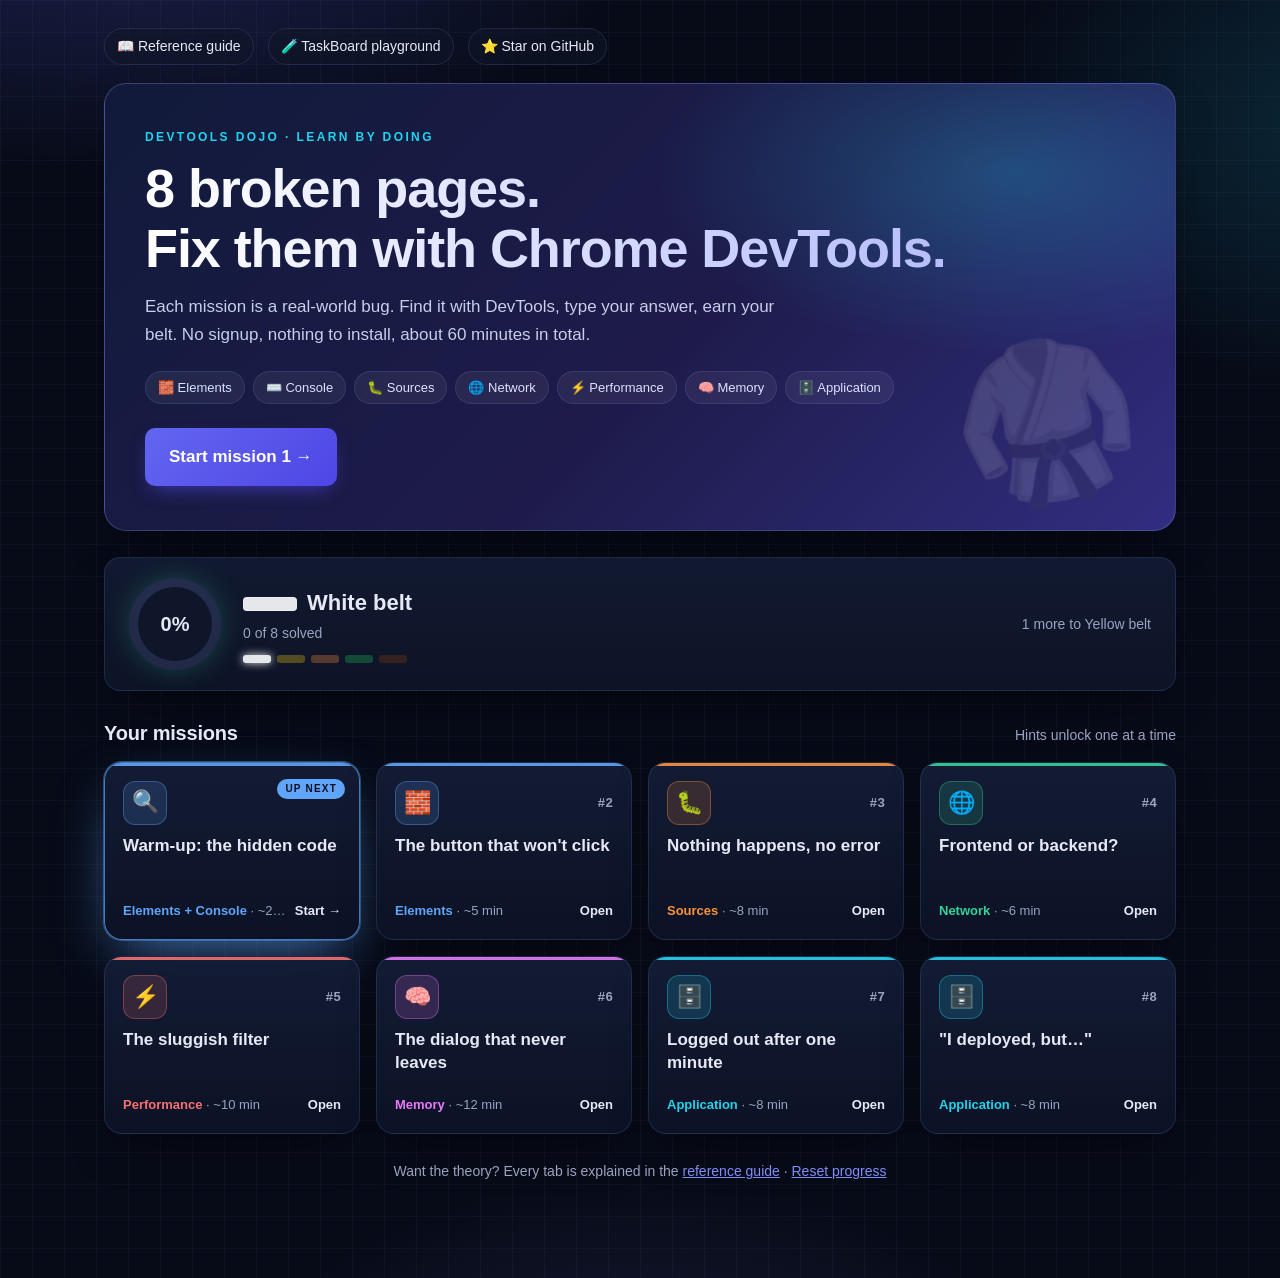
<file: labs/index.html>
<!DOCTYPE html>
<html lang="en">
<head>
  <meta charset="utf-8"><link rel="icon" href="data:,">
  <meta name="viewport" content="width=device-width, initial-scale=1">
  <title>DevTools Dojo · 8 broken pages. Fix them with Chrome DevTools.</title>
  <meta name="description" content="8 short bug-hunt missions that teach Chrome DevTools by doing. Free, in your browser, about 60 minutes.">
  <meta property="og:title" content="DevTools Dojo · 8 broken pages. Fix them with DevTools.">
  <meta property="og:description" content="Learn Chrome DevTools by fixing real bugs. Free, nothing to install, about 60 minutes.">
  <meta property="og:image" content="https://sachinG549.github.io/devtools-dojo/assets/og-card.png">
  <meta property="og:url" content="https://sachinG549.github.io/devtools-dojo/labs/">
  <meta name="twitter:card" content="summary_large_image">
  <link rel="stylesheet" href="lab.css">
  <style>
    .hero { position: relative; overflow: hidden; border-radius: 22px; padding: 44px 40px; margin: 6px 0 26px;
      background: radial-gradient(600px 300px at 85% 20%, rgba(34,211,238,.25), transparent 60%), linear-gradient(135deg, #111a3a, #1e1b4b 55%, #312e81);
      border: 1px solid var(--line-strong); box-shadow: var(--shadow); }
    .hero::after { content: "🥋"; position: absolute; right: 36px; bottom: -14px; font-size: 150px; opacity: .14; transform: rotate(-12deg); }
    .hero .kicker { font-size: 12px; letter-spacing: .2em; text-transform: uppercase; color: var(--accent-2); font-weight: 800; }
    .hero h1 { font-size: clamp(32px, 5vw, 54px); margin: 10px 0 14px; }
    .hero p { color: #c7cdea; max-width: 640px; font-size: 17px; margin: 0 0 22px; }
    .hero .chips { display: flex; gap: 8px; flex-wrap: wrap; margin: 0 0 24px; }
    .hero .chips span { font-size: 13px; padding: 5px 12px; border-radius: 999px; background: rgba(255,255,255,.06); border: 1px solid var(--line); color: #dbe1ff; }
    .hero .btn.big { font-size: 17px; padding: 15px 24px; }
    .belt { display: grid; grid-template-columns: auto 1fr auto; align-items: center; gap: 22px; padding: 20px 24px; margin-bottom: 26px; }
    .ring { --p: 0; width: 92px; height: 92px; border-radius: 50%; display: grid; place-items: center;
      background: conic-gradient(var(--ok) calc(var(--p) * 1%), rgba(148,163,255,.14) 0); box-shadow: 0 0 30px -6px rgba(52,211,153,.4); }
    .ring > div { width: 74px; height: 74px; border-radius: 50%; background: var(--panel); display: grid; place-items: center; font-weight: 800; font-size: 20px; }
    .belt-name { font-size: 22px; font-weight: 800; display: flex; align-items: center; gap: 10px; }
    .belt-swatch { width: 54px; height: 14px; border-radius: 4px; box-shadow: inset 0 0 0 1px rgba(255,255,255,.25); }
    .meta { color: var(--muted); font-size: 14px; }
    .belts { display: flex; gap: 6px; margin-top: 10px; }
    .belts i { width: 28px; height: 8px; border-radius: 3px; opacity: .3; }
    .belts i.on { opacity: 1; box-shadow: 0 0 8px currentColor; }
    .section-title { display: flex; justify-content: space-between; align-items: baseline; margin: 6px 0 12px; }
    .section-title h2 { margin: 0; font-size: 20px; }
    .mgrid { display: grid; grid-template-columns: repeat(auto-fill, minmax(250px, 1fr)); gap: 16px; }
    .mcard { --c: var(--accent); position: relative; display: flex; flex-direction: column; gap: 10px; min-height: 178px; padding: 18px; border-radius: 18px;
      text-decoration: none; color: var(--ink); background: linear-gradient(180deg, rgba(20,29,54,.95), rgba(13,19,38,.95));
      border: 1px solid var(--line); box-shadow: var(--shadow); transition: transform .15s, border-color .15s, box-shadow .15s; overflow: hidden; }
    .mcard::before { content: ""; position: absolute; inset: 0 0 auto 0; height: 3px; background: var(--c); opacity: .9; }
    .mcard:hover { transform: translateY(-4px); border-color: color-mix(in srgb, var(--c) 60%, transparent); box-shadow: 0 24px 50px -20px color-mix(in srgb, var(--c) 55%, transparent); }
    .mcard .top { display: flex; justify-content: space-between; align-items: center; }
    .mcard .icon { width: 44px; height: 44px; border-radius: 12px; display: grid; place-items: center; font-size: 22px;
      background: color-mix(in srgb, var(--c) 16%, transparent); border: 1px solid color-mix(in srgb, var(--c) 35%, transparent); }
    .mcard .n { font: 800 13px ui-monospace, Menlo, monospace; color: var(--muted); }
    .mcard b { font-size: 17px; line-height: 1.3; }
    .mcard .foot { margin-top: auto; display: flex; justify-content: space-between; align-items: center; font-size: 13px; color: var(--muted); }
    .mcard .tabname { color: var(--c); font-weight: 700; }
    .mcard .state { font-weight: 700; color: var(--ink); }
    .mcard.done .state { color: var(--ok); }
    .mcard.done .icon::after { content: "✓"; position: absolute; top: 14px; right: 14px; width: 24px; height: 24px; border-radius: 50%;
      display: grid; place-items: center; background: var(--ok); color: #052e16; font-size: 14px; font-weight: 900; }
    .mcard.next { border-color: color-mix(in srgb, var(--c) 70%, transparent); box-shadow: 0 0 0 1px color-mix(in srgb, var(--c) 40%, transparent), 0 24px 60px -18px color-mix(in srgb, var(--c) 70%, transparent); }
    .mcard.next::after { content: "UP NEXT"; position: absolute; top: 16px; right: 14px; font: 800 10px/1 -apple-system, sans-serif; letter-spacing: .12em;
      padding: 5px 8px; border-radius: 999px; background: var(--c); color: #0b1020; }
    .mcard.next .n, .mcard.done .n { visibility: hidden; }
    .mcard .foot > span:first-child { white-space: nowrap; overflow: hidden; text-overflow: ellipsis; margin-right: 8px; }
    .mcard .state { white-space: nowrap; }
    .share { margin: 30px 0 0; padding: 22px 24px; border-radius: 20px; background: radial-gradient(500px 200px at 0 0, rgba(129,140,248,.25), transparent 70%), var(--panel);
      border: 1px solid var(--line-strong); box-shadow: var(--shadow); }
    .share > b { font-size: 20px; }
    .share canvas { width: 100%; max-width: 640px; border-radius: 14px; display: block; margin: 14px 0; box-shadow: 0 20px 50px -20px #000; }
    .foot-note { margin-top: 26px; text-align: center; }
    @media (max-width: 640px) { .hero { padding: 30px 22px; } .belt { grid-template-columns: auto 1fr; } .belt .meta.r { display: none; } }
  </style>
</head>
<body><div class="wrap">
  <p class="crumbs"><a href="../">📖 Reference guide</a><a href="taskboard/">🧪 TaskBoard playground</a><a href="https://github.com/sachinG549/devtools-dojo">⭐ Star on GitHub</a></p>

  <div class="hero">
    <div class="kicker">DevTools Dojo · learn by doing</div>
    <h1>8 broken pages.<br>Fix them with Chrome DevTools.</h1>
    <p>Each mission is a real-world bug. Find it with DevTools, type your answer, earn your belt. No signup, nothing to install, about 60 minutes in total.</p>
    <div class="chips"><span>🧱 Elements</span><span>⌨️ Console</span><span>🐛 Sources</span><span>🌐 Network</span><span>⚡ Performance</span><span>🧠 Memory</span><span>🗄️ Application</span></div>
    <a class="primary btn big" id="cta" href="00-warm-up/">Start mission 1 →</a>
  </div>

  <div class="dojo-mobile">📱 The missions need DevTools, which runs only on a desktop browser. Send this link to your computer. Meanwhile, the <a href="../">reference guide</a> works fine on a phone.</div>

  <div class="card belt">
    <div class="ring" id="ring"><div id="pct">0%</div></div>
    <div>
      <div class="belt-name"><span class="belt-swatch" id="swatch"></span><span id="beltName">White belt</span></div>
      <div class="meta" id="count">0 of 8 solved</div>
      <div class="belts" id="belts"></div>
    </div>
    <div class="meta r" id="nextBelt"></div>
  </div>

  <div class="section-title"><h2>Your missions</h2><span class="meta">Hints unlock one at a time</span></div>
  <div class="mgrid" id="list"></div>

  <div class="share" id="share" hidden>
    <b>🥋 Share your progress</b>
    <p class="meta">Download your belt card and post it, or share the link. Progress is saved only in this browser.</p>
    <canvas id="card" width="1200" height="630"></canvas>
    <div class="dojo-row">
      <button class="primary" id="dl">⬇ Download card</button>
      <a class="btn ghost" id="li" target="_blank" rel="noopener">Share on LinkedIn</a>
      <button class="btn ghost" id="copy" type="button">Copy post text</button>
      <span class="dojo-msg" id="copied"></span>
    </div>
  </div>

  <p class="meta foot-note">Want the theory? Every tab is explained in the <a href="../">reference guide</a> · <a href="#" id="reset">Reset progress</a></p>
</div>

<script type="module">
  import { MISSIONS, BELTS, getProgress, solvedCount, beltFor, tabOf } from './mission.js';
  const p = getProgress(), n = solvedCount(p), belt = beltFor(n), total = MISSIONS.length;
  const $ = (id) => document.getElementById(id);

  $('swatch').style.background = belt.color;
  $('beltName').textContent = belt.name;
  $('count').textContent = `${n} of ${total} solved`;
  const pct = Math.round(n / total * 100);
  $('ring').style.setProperty('--p', pct); $('pct').textContent = pct + '%';
  $('belts').innerHTML = BELTS.map((b) => `<i title="${b.name}" style="background:${b.color};color:${b.color}" class="${n >= b.min ? 'on' : ''}"></i>`).join('');
  const up = BELTS.find((b) => b.min > n);
  $('nextBelt').textContent = up ? `${up.min - n} more to ${up.name}` : 'Highest belt reached 🎉';

  const next = MISSIONS.find((m) => !p[m.id]?.solved);
  if (n > 0 && next) $('cta').textContent = `Continue: mission ${MISSIONS.indexOf(next) + 1} →`, $('cta').href = next.slug + '/';
  if (!next) $('cta').textContent = '🥋 All solved. Share your belt ↓', $('cta').href = '#share';

  $('list').innerHTML = MISSIONS.map((m, i) => {
    const t = tabOf(m), done = p[m.id]?.solved, isNext = next && m.id === next.id;
    return `<a href="${m.slug}/" class="mcard ${done ? 'done' : ''} ${isNext ? 'next' : ''}" style="--c:${t.color}">
      <span class="top"><span class="icon">${t.icon}</span><span class="n">#${i + 1}</span></span>
      <b>${m.title}</b>
      <span class="foot"><span><span class="tabname">${m.tab}</span> · ~${m.mins} min</span>
        <span class="state">${done ? (p[m.id].hints ? 'Solved' : '⭐ Solved') : isNext ? 'Start →' : 'Open'}</span></span>
    </a>`;
  }).join('');

  const SITE = 'https://sachinG549.github.io/devtools-dojo/labs/';
  const text = n === total
    ? `I just earned my DevTools Dojo black belt 🥋: ${total} broken web pages fixed with Chrome DevTools (Elements, Console, Sources, Network, Performance, Memory, Application). Free and hands-on: ${SITE}`
    : `I've solved ${n} of ${total} DevTools Dojo missions (${belt.name}) 🥋. Learning Chrome DevTools by fixing real bugs. Free: ${SITE}`;

  if (n > 0) {
    $('share').hidden = false;
    const c = $('card'), g = c.getContext('2d');
    const grd = g.createLinearGradient(0, 0, 1200, 630); grd.addColorStop(0, '#0b1f3a'); grd.addColorStop(.6, '#312e81'); grd.addColorStop(1, '#4f46e5');
    g.fillStyle = grd; g.fillRect(0, 0, 1200, 630);
    g.fillStyle = '#a5b4fc'; g.font = '600 30px -apple-system, Segoe UI, sans-serif'; g.fillText('DEVTOOLS DOJO', 70, 100);
    g.fillStyle = '#fff'; g.font = '800 76px -apple-system, Segoe UI, sans-serif';
    g.fillText(n === total ? 'Black belt earned' : belt.name, 70, 210);
    g.font = '400 38px -apple-system, Segoe UI, sans-serif'; g.fillStyle = '#dbe4ff';
    g.fillText(`${n} of ${total} Chrome DevTools missions solved`, 70, 280);
    g.fillStyle = belt.color; g.fillRect(70, 320, 300, 34); g.strokeStyle = 'rgba(255,255,255,.4)'; g.strokeRect(70, 320, 300, 34);
    MISSIONS.forEach((m, i) => {
      const x = 70 + i * 132, y = 420;
      g.fillStyle = p[m.id]?.solved ? '#22c55e' : 'rgba(255,255,255,.15)';
      g.beginPath(); g.arc(x + 40, y + 40, 40, 0, Math.PI * 2); g.fill();
      g.fillStyle = '#fff'; g.font = '700 30px -apple-system, sans-serif'; g.textAlign = 'center';
      g.fillText(p[m.id]?.solved ? '✓' : String(i + 1), x + 40, y + 51); g.textAlign = 'left';
    });
    g.fillStyle = '#c7d2fe'; g.font = '400 26px -apple-system, sans-serif'; g.fillText('sachinG549.github.io/devtools-dojo', 70, 590);

    $('dl').onclick = () => { const a = document.createElement('a'); a.download = 'devtools-dojo-belt.png'; a.href = c.toDataURL('image/png'); a.click(); };
    $('li').href = 'https://www.linkedin.com/sharing/share-offsite/?url=' + encodeURIComponent(SITE);
    $('copy').onclick = async () => { await navigator.clipboard.writeText(text); $('copied').textContent = 'Copied. Paste it into your post with the card.'; };
  }
  $('reset').onclick = (e) => { e.preventDefault(); if (confirm('Reset all mission progress?')) { localStorage.removeItem('dojo:progress'); location.reload(); } };
</script>
</body>
</html>
</file>
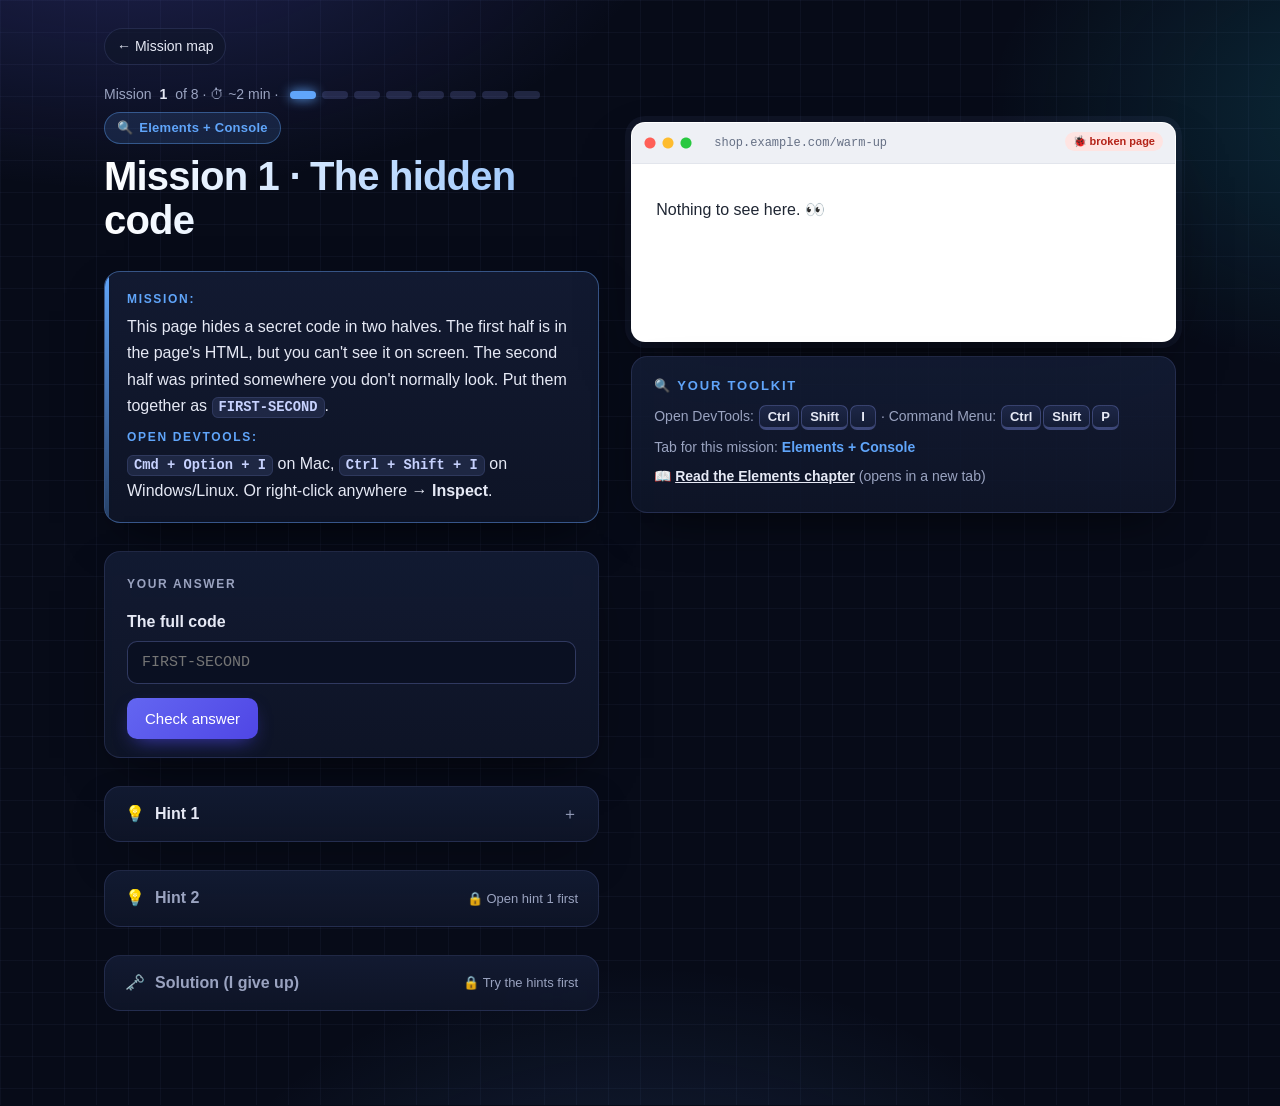
<file: labs/00-warm-up/index.html>
<!DOCTYPE html>
<html lang="en">
<head>
  <meta charset="utf-8"><link rel="icon" href="data:,"><meta name="viewport" content="width=device-width, initial-scale=1">
  <title>Mission 00 · Warm-up</title>
  <link rel="stylesheet" href="../lab.css">
</head>
<body><div class="wrap">
  <p class="crumbs"><a href="../">← Mission map</a></p>
  <span class="tag">Elements + Console</span>
  <h1>Mission 1 · The hidden code</h1>
  <div class="dojo-mobile">📱 These missions need DevTools, which runs only on a desktop browser. Open this link on your computer (Chrome or Edge).</div>

  <div class="mission">
    <b>Mission:</b> This page hides a secret code in two halves. The first half is in the page's HTML, but you can't see it on screen. The second half was printed somewhere you don't normally look. Put them together as <code>FIRST-SECOND</code>.
    <p style="margin:8px 0 0"><b>Open DevTools:</b> <code>Cmd + Option + I</code> on Mac, <code>Ctrl + Shift + I</code> on Windows/Linux. Or right-click anywhere → <b>Inspect</b>.</p>
  </div>

  <div class="stage">
    <p>Nothing to see here. 👀</p>
    <p class="secret" data-code="NINJA" style="display:none">The first half of the code is in my data-code attribute.</p>
  </div>

  <details><summary>Hint 1</summary>In the <b>Elements</b> tab, expand the tree and look for a hidden <code>&lt;p&gt;</code>. Check its attributes. You can also press <code>Cmd + F</code> inside Elements and search for <code>code</code>.</details>
  <details><summary>Hint 2</summary>The second half was printed with <code>console.log</code>. Open the <b>Console</b> tab.</details>
  <details><summary>Solution</summary>The hidden paragraph has <code>data-code="NINJA"</code>, and the Console shows <code>Second half: 7342</code>. The code is <code>NINJA-7342</code>.</details>
</div>
<script>
  console.log('%c🥋 Welcome to DevTools Dojo', 'font-size:18px;font-weight:bold;color:#4f46e5');
  console.log('Second half: 7342');
</script>
<script type="module">
  import { startMission } from '../mission.js';
  startMission({
    id: '00',
    learned: 'Elements shows HTML that is on the page but invisible, and the Console shows messages the page prints. You use these two tabs every day.',
    questions: [{ prompt: 'The full code', placeholder: 'FIRST-SECOND', hashes: ["e6c6a084aa41b7d05135721248b3ebe4a9872aa986e5eb553aa1b774efd92467"] }],
  });
</script>
</body>
</html>
</file>
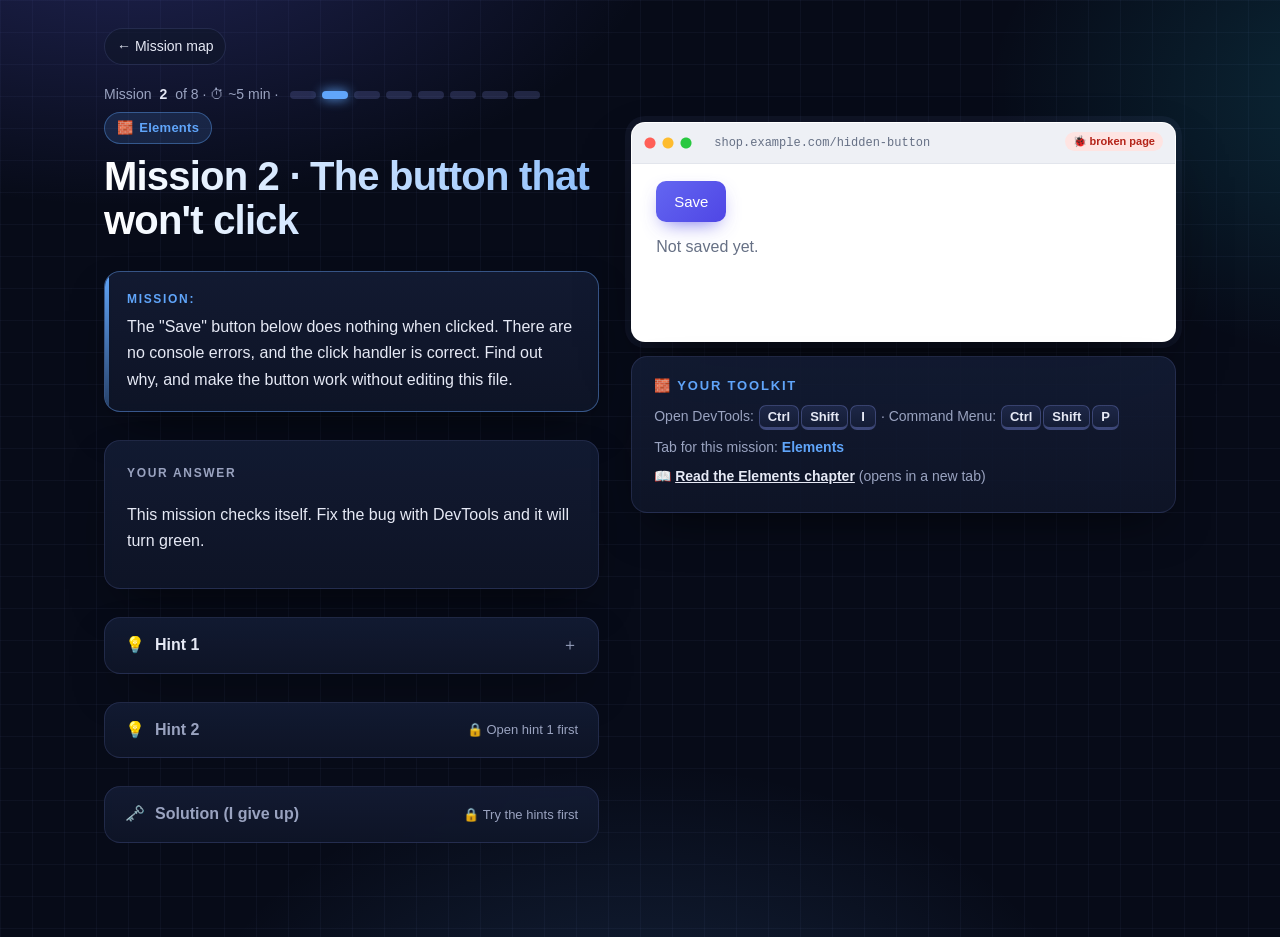
<file: labs/01-hidden-button/index.html>
<!DOCTYPE html>
<html lang="en">
<head>
  <meta charset="utf-8"><link rel="icon" href="data:,"><meta name="viewport" content="width=device-width, initial-scale=1">
  <title>Lab 01 · The button that won't click</title>
  <link rel="stylesheet" href="../lab.css">
  <style>
    .promo { position: absolute; inset: 0; background: rgba(255,255,255,0); z-index: 5; }
    .stage button { position: relative; z-index: 1; }
  </style>
</head>
<body><div class="wrap">
  <p class="crumbs"><a href="../">← Mission map</a></p>
  <span class="tag">Elements</span>
  <h1>Mission 2 · The button that won't click</h1>
  <div class="dojo-mobile">📱 These missions need DevTools, which runs only on a desktop browser. Open this link on your computer (Chrome or Edge).</div>

  <div class="mission">
    <b>Mission:</b> The "Save" button below does nothing when clicked. There are no console errors, and the click handler is correct. Find out why, and make the button work without editing this file.
  </div>

  <div class="stage">
    <button class="primary" id="save">Save</button>
    <p class="result" id="result">Not saved yet.</p>
    <div class="promo" aria-hidden="true"></div>
  </div>

  <details><summary>Hint 1</summary>Use the element picker (<code>Cmd + Shift + C</code>) and hover over the button. Which element gets highlighted?</details>
  <details><summary>Hint 2</summary>Check the picked element's <code>position</code>, <code>inset</code> and <code>z-index</code> in the Styles pane.</details>
  <details><summary>Solution</summary>
    <p>An invisible <code>div.promo</code> (fully transparent background, <code>position: absolute; inset: 0; z-index: 5</code>) covers the whole stage, so it receives every click.</p>
    <p>Fix it live in any of these ways: select <code>.promo</code> and press <code>Delete</code>; add <code>pointer-events: none</code> to it; or lower its <code>z-index</code> below the button's.</p>
    <p><b>Real-world version:</b> cookie banners, invisible modals that didn't close, and tooltips left behind after an animation.</p>
  </details>
</div>
<script>
  document.getElementById('save').addEventListener('click', () => {
    document.getElementById('result').textContent = '✅ Saved! You found it.';
  });
</script>
<script type="module">
  import { startMission } from '../mission.js';
  const m = startMission({ id: '01', learned: 'When a click does nothing, use the element picker: if it selects a different element than the one you clicked, something is covering it. Check <code>z-index</code> and <code>pointer-events</code>.' });
  document.getElementById('save').addEventListener('click', () => m.solve());
</script>
</body>
</html>
</file>
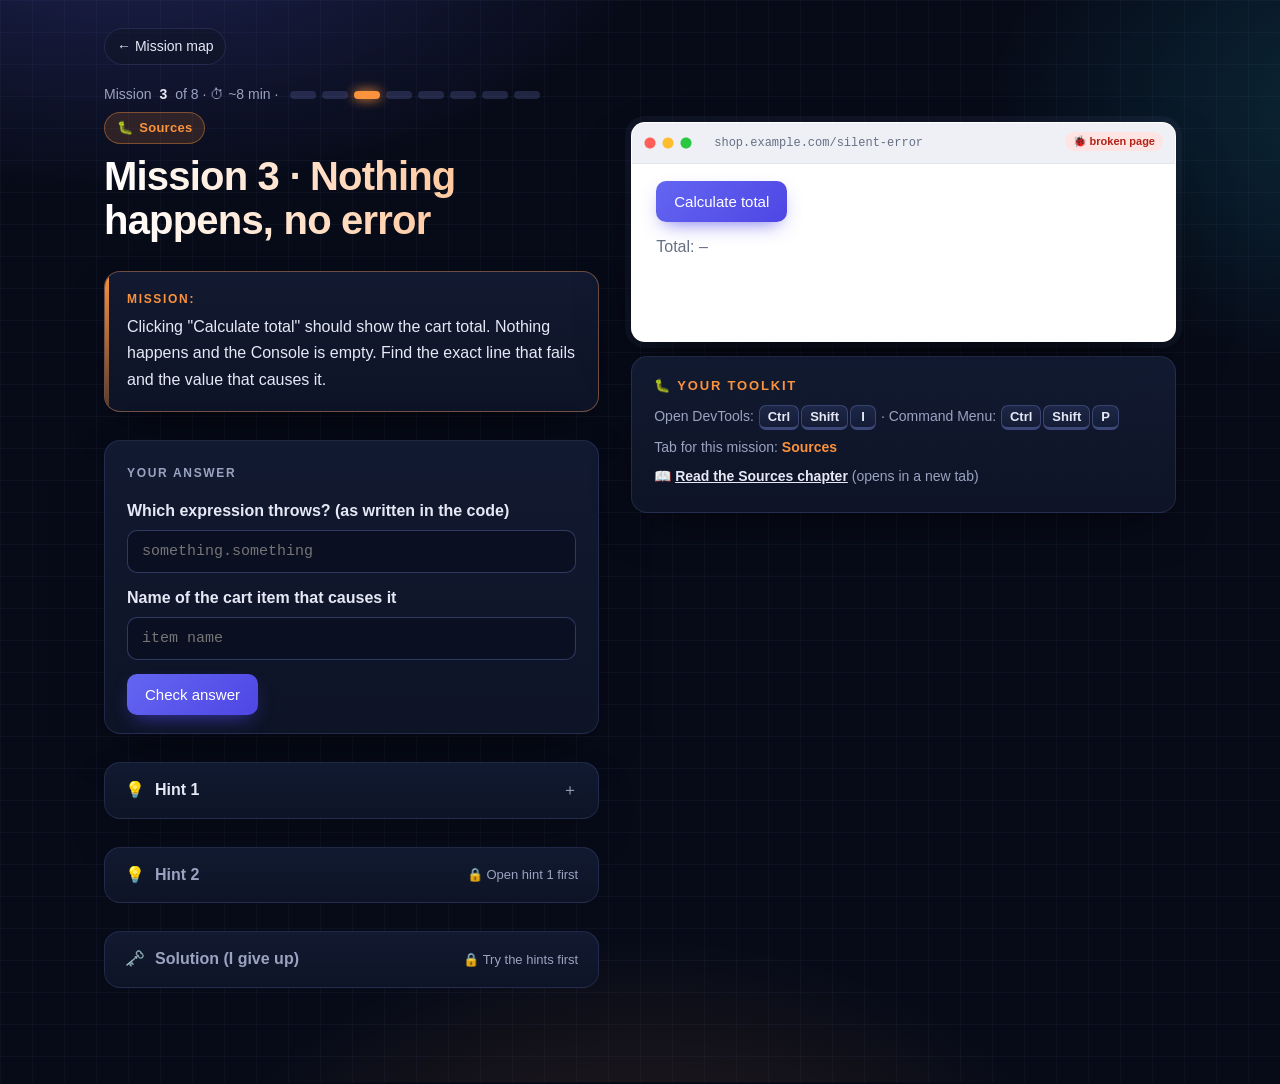
<file: labs/02-silent-error/index.html>
<!DOCTYPE html>
<html lang="en">
<head>
  <meta charset="utf-8"><link rel="icon" href="data:,"><meta name="viewport" content="width=device-width, initial-scale=1">
  <title>Lab 02 · Nothing happens, no error</title>
  <link rel="stylesheet" href="../lab.css">
</head>
<body><div class="wrap">
  <p class="crumbs"><a href="../">← Mission map</a></p>
  <span class="tag">Sources</span>
  <h1>Mission 3 · Nothing happens, no error</h1>
  <div class="dojo-mobile">📱 These missions need DevTools, which runs only on a desktop browser. Open this link on your computer (Chrome or Edge).</div>

  <div class="mission">
    <b>Mission:</b> Clicking "Calculate total" should show the cart total. Nothing happens and the Console is empty. Find the exact line that fails and the value that causes it.
  </div>

  <div class="stage">
    <button class="primary" id="calc">Calculate total</button>
    <p class="result" id="result">Total: –</p>
  </div>

  <details><summary>Hint 1</summary>An empty Console doesn't mean there was no error. Something might be catching it and staying quiet.</details>
  <details><summary>Hint 2</summary>Sources → right pane → Breakpoints → tick <b>Pause on caught exceptions</b>, then click the button again.</details>
  <details><summary>Solution</summary>
    <p>The debugger pauses inside <code>priceOf()</code> on <code>item.price.amount</code>. In the <b>Scope</b> pane, <code>item</code> is the third cart entry, <code>{ name: 'Gift card' }</code>, which has no <code>price</code> field. The resulting <code>TypeError</code> is caught by an empty <code>catch {}</code> block, so nothing gets logged.</p>
    <p><b>Lessons:</b> empty <code>catch</code> blocks hide bugs. "Pause on caught exceptions" finds them, and the Call Stack shows how execution got there.</p>
  </details>
</div>
<script>
  const cart = [
    { name: 'Keyboard', price: { amount: 49 } },
    { name: 'Mouse', price: { amount: 25 } },
    { name: 'Gift card' },
    { name: 'Cable', price: { amount: 9 } },
  ];

  function priceOf(item) {
    return item.price.amount;
  }

  function total(items) {
    return items.reduce((sum, item) => sum + priceOf(item), 0);
  }

  document.getElementById('calc').addEventListener('click', () => {
    try {
      document.getElementById('result').textContent = 'Total: $' + total(cart);
    } catch {
      // TODO: handle errors properly
    }
  });
</script>
<script type="module">
  import { startMission } from '../mission.js';
  startMission({ id: '02', learned: '"Pause on caught exceptions" stops on errors that code swallows. The Scope pane shows the exact value that broke it.',
    questions: [
      { prompt: 'Which expression throws? (as written in the code)', placeholder: 'something.something', hashes: ["0d1baefb75739adc05d82682b4478e8db7c1be19e476637a574b9825f83db299", "7431445befafe694f98b49c07b720fbc0269680c2743a9e8e6b6e93285ae81d1"] },
      { prompt: 'Name of the cart item that causes it', placeholder: 'item name', hashes: ["598aa5e2d9557cce8e7ceff45cae23c3e5a4490c9f5738b240665c701d089e5c"] } ] });
</script>
</body>
</html>
</file>
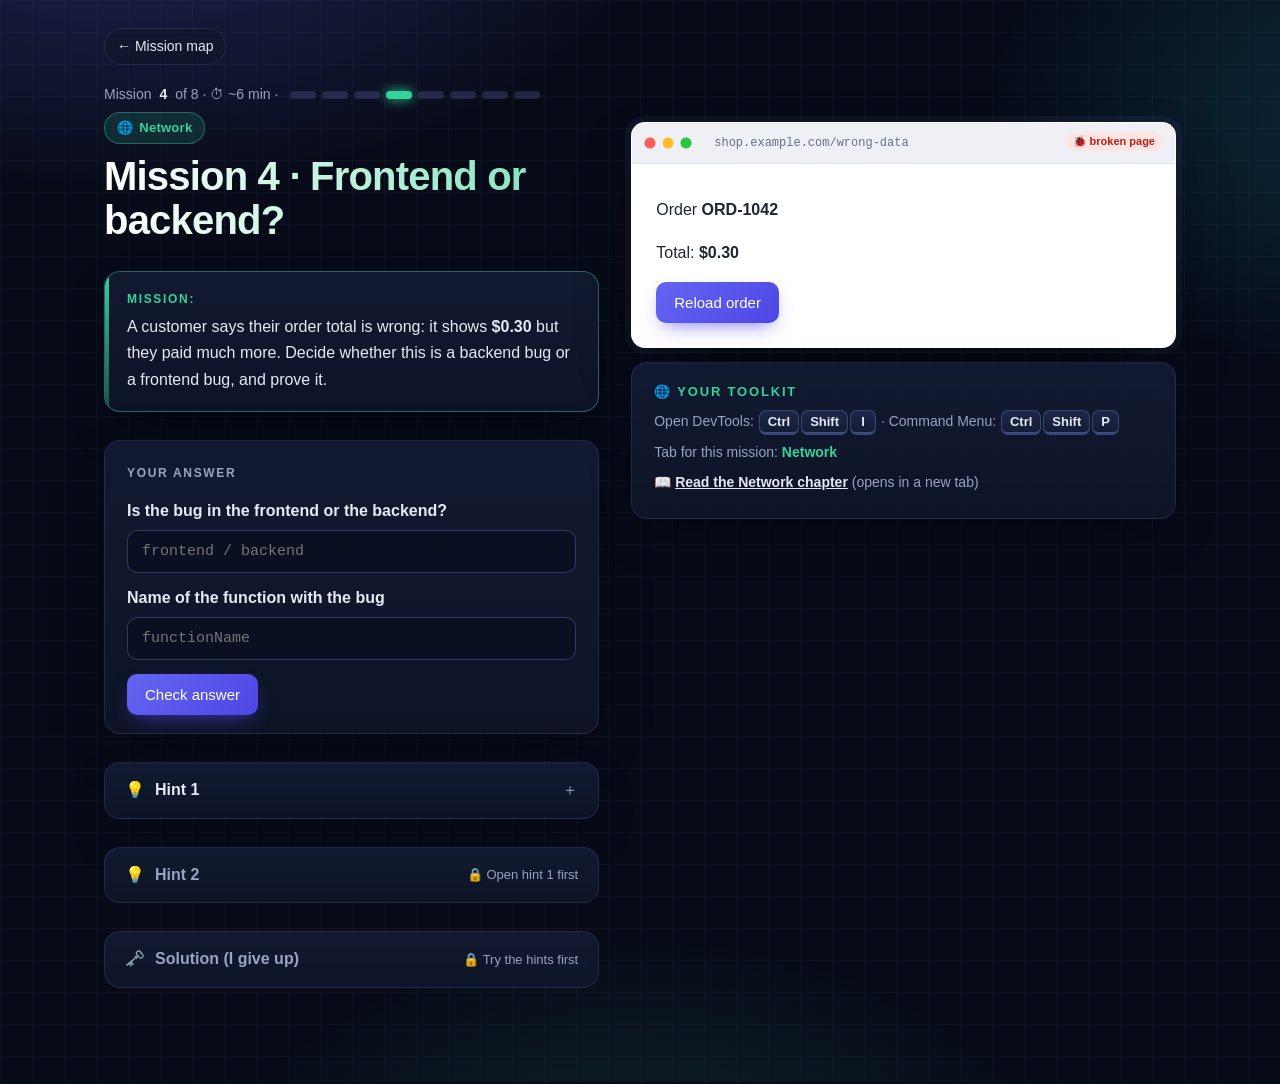
<file: labs/03-wrong-data/index.html>
<!DOCTYPE html>
<html lang="en">
<head>
  <meta charset="utf-8"><link rel="icon" href="data:,"><meta name="viewport" content="width=device-width, initial-scale=1">
  <title>Lab 03 · Frontend or backend?</title>
  <link rel="stylesheet" href="../lab.css">
</head>
<body><div class="wrap">
  <p class="crumbs"><a href="../">← Mission map</a></p>
  <span class="tag">Network</span>
  <h1>Mission 4 · Frontend or backend?</h1>
  <div class="dojo-mobile">📱 These missions need DevTools, which runs only on a desktop browser. Open this link on your computer (Chrome or Edge).</div>

  <div class="mission">
    <b>Mission:</b> A customer says their order total is wrong: it shows <b>$0.30</b> but they paid much more. Decide whether this is a backend bug or a frontend bug, and prove it.
  </div>

  <div class="stage">
    <p>Order <b id="order">…</b></p>
    <p>Total: <b id="total">…</b></p>
    <button class="primary" id="reload">Reload order</button>
  </div>

  <details><summary>Hint 1</summary>Open Network → Fetch/XHR and click Reload order. Find the <code>order.json</code> request.</details>
  <details><summary>Hint 2</summary>Compare the <b>Preview</b> tab with what the page shows. Then check the Initiator to find the code that renders it.</details>
  <details><summary>Solution</summary>
    <p>The response has <code>"total_cents": 3000</code> and <code>"currency": "USD"</code>. That's $30.00, so the <b>backend is correct</b>.</p>
    <p>The frontend divides by 10,000 instead of 100 (<code>formatMoney()</code>), so it shows $0.30. It's a <b>frontend bug</b>. Click the Initiator link to jump to the fetch, or search all sources (<code>Cmd + Option + F</code>) for <code>10000</code>.</p>
    <p>This is Playbook A from the guide: right data in the Response and wrong data on screen means a frontend bug.</p>
  </details>
</div>
<script>
  function formatMoney(cents) {
    return '$' + (cents / 10000).toFixed(2);
  }
  async function load() {
    const res = await fetch('order.json', { cache: 'no-store' });
    const order = await res.json();
    document.getElementById('order').textContent = order.id;
    document.getElementById('total').textContent = formatMoney(order.total_cents);
  }
  document.getElementById('reload').addEventListener('click', load);
  load();
</script>
<script type="module">
  import { startMission } from '../mission.js';
  startMission({ id: '03', learned: 'Check the Response in Network first. Correct data there with wrong data on screen means the bug is in the frontend.',
    questions: [
      { prompt: 'Is the bug in the frontend or the backend?', placeholder: 'frontend / backend', hashes: ["1cf387c012cd2d02f1923e589f86df4a4802427057dbc90f47b87f04d29d54bc", "46e8bf80dc1bb1ebb813333e660908956fca9080f88de7cde94cbacc156fe2ca", "948fe603f61dc036b5c596dc09fe3ce3f3d30dc90f024c85f3c82db2ccab679d", "d3ef7de562f9a4a34a9a0b05a112955fdecdd0102c3faae5eeb03a195091a5e4"] },
      { prompt: 'Name of the function with the bug', placeholder: 'functionName', hashes: ["7106b7f9bd38fce44772b373275c22e5037a94b1183e31201a31badf164eabbb"] } ] });
</script>
</body>
</html>
</file>
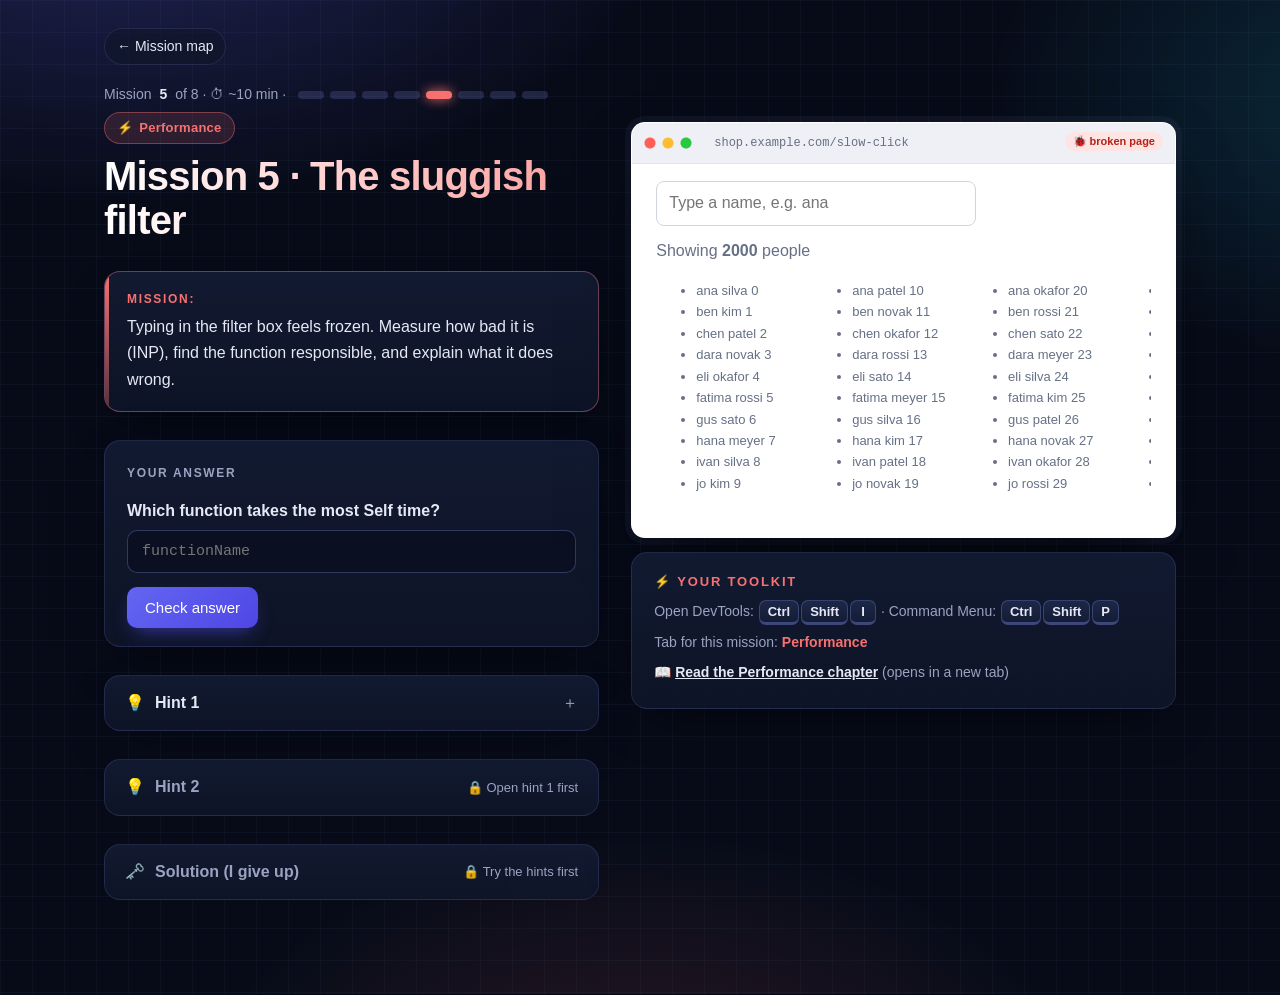
<file: labs/04-slow-click/index.html>
<!DOCTYPE html>
<html lang="en">
<head>
  <meta charset="utf-8"><link rel="icon" href="data:,"><meta name="viewport" content="width=device-width, initial-scale=1">
  <title>Lab 04 · The sluggish filter</title>
  <link rel="stylesheet" href="../lab.css">
  <style>#list { columns: 3; font-size: 13px; color: #667085; max-height: 220px; overflow: auto; }</style>
</head>
<body><div class="wrap">
  <p class="crumbs"><a href="../">← Mission map</a></p>
  <span class="tag">Performance</span>
  <h1>Mission 5 · The sluggish filter</h1>
  <div class="dojo-mobile">📱 These missions need DevTools, which runs only on a desktop browser. Open this link on your computer (Chrome or Edge).</div>

  <div class="mission">
    <b>Mission:</b> Typing in the filter box feels frozen. Measure how bad it is (INP), find the function responsible, and explain what it does wrong.
  </div>

  <div class="stage">
    <input id="q" placeholder="Type a name, e.g. ana" style="font:inherit;padding:8px 12px;width:100%;max-width:320px">
    <p class="result">Showing <b id="count">0</b> people</p>
    <ul id="list"></ul>
  </div>

  <details><summary>Hint 1</summary>Open Performance and type in the box. Watch the <b>INP</b> card under Live metrics. Set CPU throttling to 4× to make the problem clearer.</details>
  <details><summary>Hint 2</summary>Record a trace while typing a few letters. Find the long task (red triangle) and open <b>Bottom-Up</b>, sorted by Self time.</details>
  <details><summary>Solution</summary>
    <p>On every keystroke, <code>slowNormalize()</code> rebuilds a huge string for each of the 2,000 names. That turns each keystroke into a long task of hundreds of milliseconds, which pushes INP into the red.</p>
    <p><b>Fix:</b> normalise each name once when the list loads, debounce the input, and do only cheap work in the handler. Bottom-Up shows <code>slowNormalize</code> at the top by Self time, and its source link takes you to the line.</p>
  </details>
</div>
<script>
  const first = ['ana', 'ben', 'chen', 'dara', 'eli', 'fatima', 'gus', 'hana', 'ivan', 'jo'];
  const last = ['silva', 'kim', 'patel', 'novak', 'okafor', 'rossi', 'sato', 'meyer'];
  const people = Array.from({ length: 2000 }, (_, i) => `${first[i % 10]} ${last[i % 8]} ${i}`);

  function slowNormalize(s) {
    let out = '';
    for (let i = 0; i < 1500; i++) out = (s + out).slice(0, 200).toLowerCase();
    return out;
  }

  function render() {
    const q = document.getElementById('q').value.toLowerCase();
    const hits = people.filter((p) => slowNormalize(p).includes(q));
    document.getElementById('count').textContent = hits.length;
    document.getElementById('list').innerHTML = hits.slice(0, 60).map((p) => `<li>${p}</li>`).join('');
  }
  document.getElementById('q').addEventListener('input', render);
  render();
</script>
<script type="module">
  import { startMission } from '../mission.js';
  startMission({ id: '04', learned: 'Long tasks over 50 ms make typing and clicking feel slow (bad INP). Bottom-Up sorted by Self time shows which function to fix.',
    questions: [{ prompt: 'Which function takes the most Self time?', placeholder: 'functionName', hashes: ["484e6c63ba2bb16396b85517eff69515a1634e0adf9d0fa5aa5741aeb1168eba"] }] });
</script>
</body>
</html>
</file>
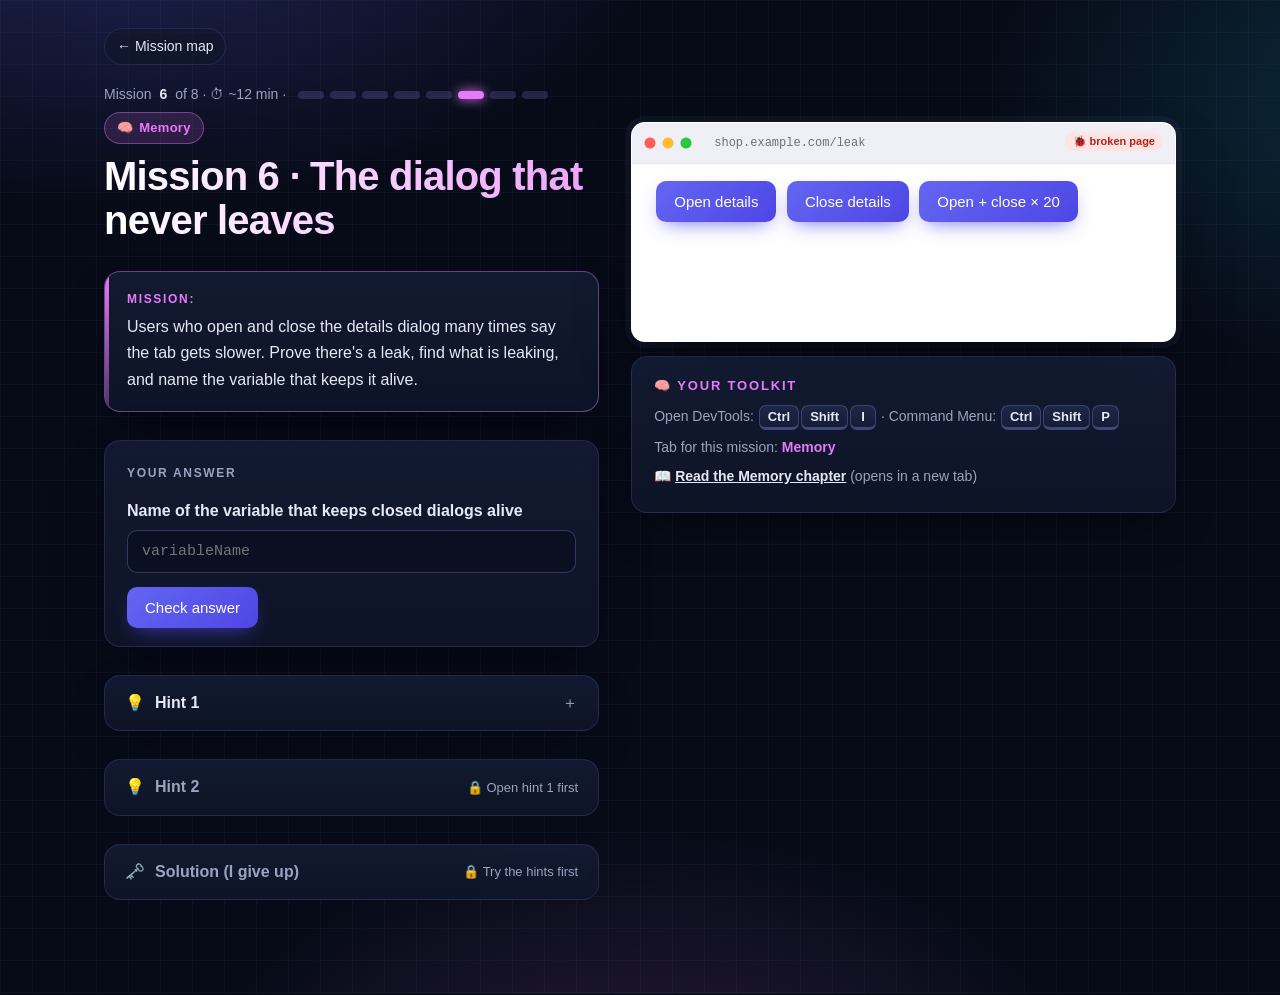
<file: labs/05-leak/index.html>
<!DOCTYPE html>
<html lang="en">
<head>
  <meta charset="utf-8"><link rel="icon" href="data:,"><meta name="viewport" content="width=device-width, initial-scale=1">
  <title>Lab 05 · The dialog that never leaves</title>
  <link rel="stylesheet" href="../lab.css">
  <style>.dialog { margin-top: 12px; padding: 12px; border: 1px solid #e4e7ec; border-radius: 8px; }</style>
</head>
<body><div class="wrap">
  <p class="crumbs"><a href="../">← Mission map</a></p>
  <span class="tag">Memory</span>
  <h1>Mission 6 · The dialog that never leaves</h1>
  <div class="dojo-mobile">📱 These missions need DevTools, which runs only on a desktop browser. Open this link on your computer (Chrome or Edge).</div>

  <div class="mission">
    <b>Mission:</b> Users who open and close the details dialog many times say the tab gets slower. Prove there's a leak, find what is leaking, and name the variable that keeps it alive.
  </div>

  <div class="stage">
    <button class="primary" id="open">Open details</button>
    <button class="primary" id="close">Close details</button>
    <button class="primary" id="many">Open + close × 20</button>
    <div id="slot"></div>
  </div>

  <details><summary>Hint 1</summary>More tools → <b>Performance monitor</b>. Watch "DOM Nodes" while you click "Open + close × 20" several times.</details>
  <details><summary>Hint 2</summary>Memory → Heap snapshot. Click the 🧹 button, take a snapshot, click × 20 three times, click 🧹, take another. Switch to <b>Comparison</b> view, or filter the summary by "Detached".</details>
  <details><summary>Solution</summary>
    <p>Each dialog builds 500 rows, and closing it removes the dialog from the page. The same dialog element is also pushed into <code>history</code>, which is never cleared, so every closed dialog stays in memory as a <b>detached DOM tree</b>.</p>
    <p>In the snapshot, filter by <code>Detached</code>, select a <code>Detached HTMLDivElement</code>, and read its <b>Retainers</b>: <code>history</code> → <code>Array</code> → element. To fix it, don't store DOM nodes; store only the data you need (e.g. an id).</p>
  </details>
</div>
<script>
  const history = []; // "for analytics"
  let current = null;

  function openDialog() {
    if (current) return;
    current = document.createElement('div');
    current.className = 'dialog';
    current.innerHTML = '<b>Order details</b>' + Array.from({ length: 500 }, (_, i) => `<div>Line item ${i}</div>`).join('');
    current.style.maxHeight = '120px';
    current.style.overflow = 'auto';
    document.getElementById('slot').appendChild(current);
    history.push(current);
  }
  function closeDialog() {
    if (!current) return;
    current.remove();
    current = null;
  }
  document.getElementById('open').onclick = openDialog;
  document.getElementById('close').onclick = closeDialog;
  document.getElementById('many').onclick = () => { for (let i = 0; i < 20; i++) { openDialog(); closeDialog(); } };
</script>
<script type="module">
  import { startMission } from '../mission.js';
  startMission({ id: '05', learned: 'A heap snapshot filtered by "Detached" finds DOM nodes removed from the page but still in memory. The Retainers pane names the variable holding them.',
    questions: [{ prompt: 'Name of the variable that keeps closed dialogs alive', placeholder: 'variableName', hashes: ["259aa8ef98a8b91de574cd904138ef643240c23080cf24da4793a6f10a43fa9d", "1dd439d60c8016ea2c294898f77d74ea68cf0008f68249aed2023fa28651b756", "9503d9c732959d6d4f42b011ee4c59e659e6d07b954036d347768d261c6a2672"] }] });
</script>
</body>
</html>
</file>
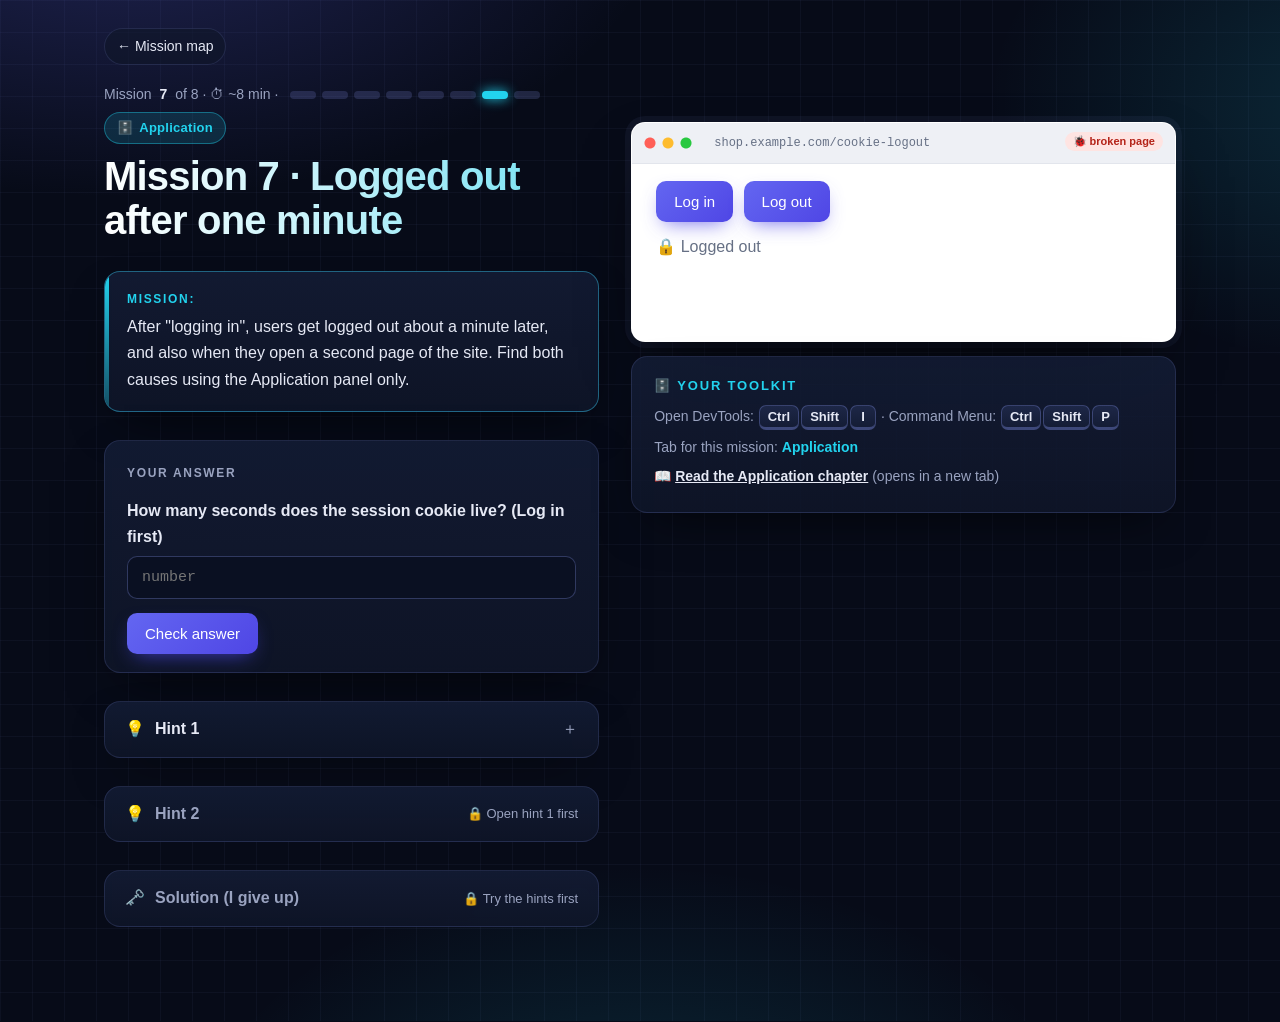
<file: labs/06-cookie-logout/index.html>
<!DOCTYPE html>
<html lang="en">
<head>
  <meta charset="utf-8"><link rel="icon" href="data:,"><meta name="viewport" content="width=device-width, initial-scale=1">
  <title>Lab 06 · Logged out after one minute</title>
  <link rel="stylesheet" href="../lab.css">
</head>
<body><div class="wrap">
  <p class="crumbs"><a href="../">← Mission map</a></p>
  <span class="tag">Application</span>
  <h1>Mission 7 · Logged out after one minute</h1>
  <div class="dojo-mobile">📱 These missions need DevTools, which runs only on a desktop browser. Open this link on your computer (Chrome or Edge).</div>

  <div class="mission">
    <b>Mission:</b> After "logging in", users get logged out about a minute later, and also when they open a second page of the site. Find both causes using the Application panel only.
  </div>

  <div class="stage">
    <button class="primary" id="login">Log in</button>
    <button class="primary" id="logout">Log out</button>
    <p class="result" id="state"></p>
  </div>

  <details><summary>Hint 1</summary>Application → Storage → Cookies → this origin. Look at the <b>Expires / Max-Age</b> and <b>Path</b> columns for <code>lab_session</code>.</details>
  <details><summary>Hint 2</summary>Also look at Session storage and Local storage. Which one does the app check, and which one survives a new tab?</details>
  <details><summary>Solution</summary>
    <p><b>Cause 1:</b> the cookie is set with <code>max-age=60</code>, so it expires after 60 seconds. The Expires column shows a time one minute in the future.</p>
    <p><b>Cause 2:</b> the cookie's <code>Path</code> is limited to this lab's folder (<code>/…/06-cookie-logout/</code>), so other pages of the site never receive it. The app also stores its user profile in <b>Session storage</b>, which is per tab, so a new tab starts empty.</p>
    <p>Practise: edit the cookie's Expires value by double-clicking it, delete the cookie to simulate an expired session, and run <code>document.cookie</code> in the Console to see what JavaScript can read.</p>
  </details>
</div>
<script>
  const here = location.pathname.replace(/[^/]*$/, '');
  function show() {
    const loggedIn = document.cookie.split('; ').some((c) => c.startsWith('lab_session='));
    const user = sessionStorage.getItem('lab_user');
    document.getElementById('state').textContent = loggedIn
      ? `✅ Logged in as ${user || 'unknown (profile missing!)'}`
      : '🔒 Logged out';
  }
  document.getElementById('login').onclick = () => {
    document.cookie = `lab_session=s_${Math.random().toString(36).slice(2)}; max-age=60; path=${here}; SameSite=Lax`;
    sessionStorage.setItem('lab_user', 'jane@example.com');
    localStorage.setItem('lab_last_login', new Date().toISOString());
    show();
  };
  document.getElementById('logout').onclick = () => {
    document.cookie = `lab_session=; max-age=0; path=${here}`;
    sessionStorage.removeItem('lab_user');
    show();
  };
  show();
  setInterval(show, 2000);
</script>
<script type="module">
  import { startMission } from '../mission.js';
  startMission({ id: '06', learned: 'Application → Cookies shows exactly when a cookie expires and which paths receive it. Session storage is per tab, so a new tab starts empty.',
    questions: [{ prompt: 'How many seconds does the session cookie live? (Log in first)', placeholder: 'number', hashes: ["39fa9ec190eee7b6f4dff1100d6343e10918d044c75eac8f9e9a2596173f80c9", "f79f071ab5b033ca8fb42c077f39708930d194b18f4608eb26ac1d9665a8836f", "534156125beeb281970f50240a0ed657c9456a30a862c685cd5e0a4ae00bb8d1", "3b00bd61f381f4d0cdbf0362857f26df531da6b6a7518dac37abb719821848a5", "cba6265ea1ff244a5a57cc9b55ec746cfce30db70d20f0212d16225bcb511555", "f541e2f63f702f170cb1560dbad34ef427dda8c3eaff6dcb0a92ad83016f9b25"] }] });
</script>
</body>
</html>
</file>
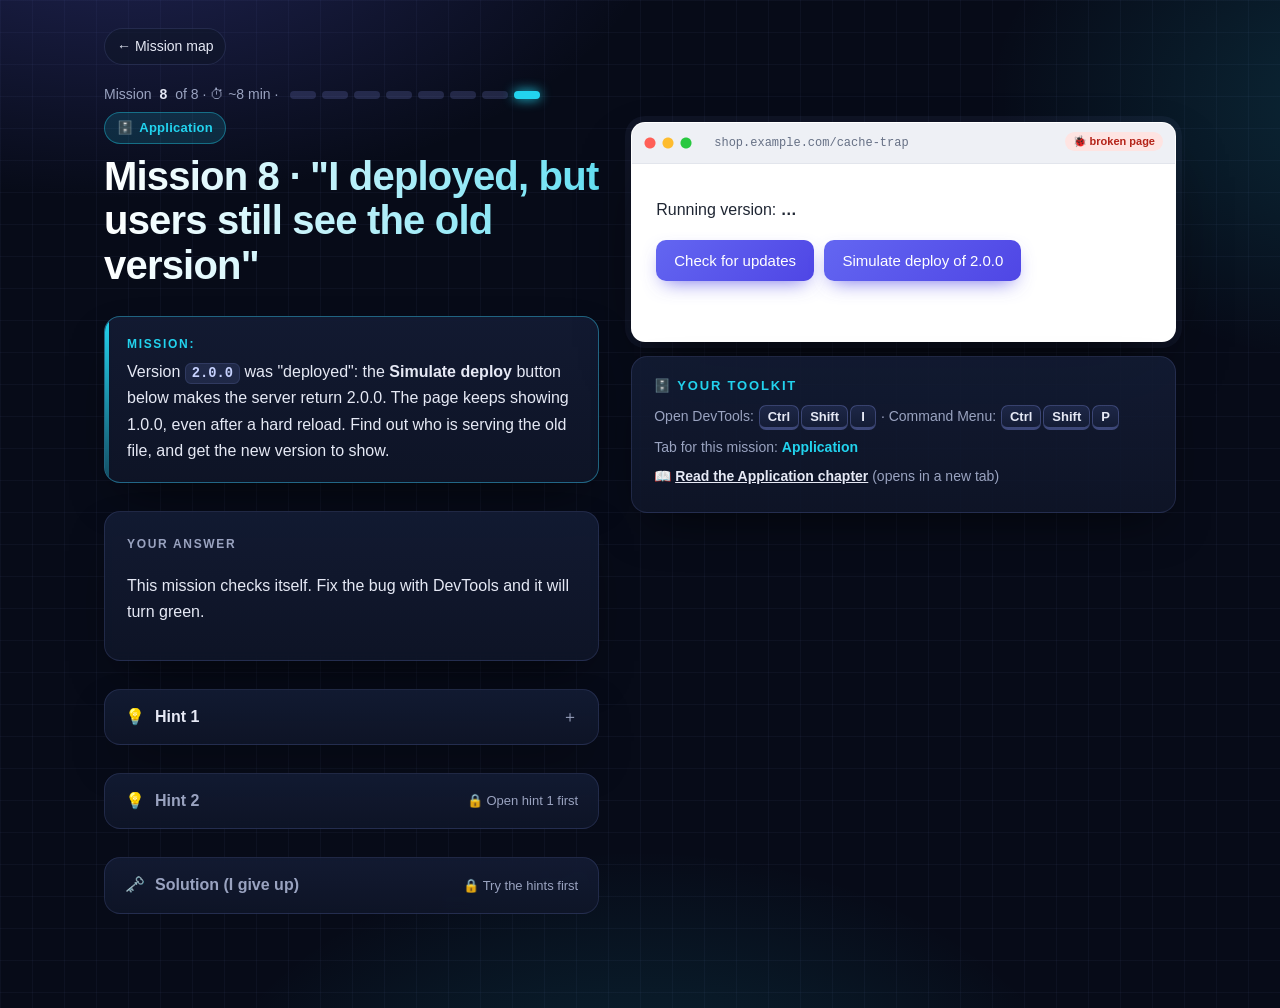
<file: labs/07-cache-trap/index.html>
<!DOCTYPE html>
<html lang="en">
<head>
  <meta charset="utf-8"><link rel="icon" href="data:,"><meta name="viewport" content="width=device-width, initial-scale=1">
  <title>Lab 07 · "I deployed, but users still see the old version"</title>
  <link rel="stylesheet" href="../lab.css">
</head>
<body><div class="wrap">
  <p class="crumbs"><a href="../">← Mission map</a></p>
  <span class="tag">Application</span>
  <h1>Mission 8 · "I deployed, but users still see the old version"</h1>
  <div class="dojo-mobile">📱 These missions need DevTools, which runs only on a desktop browser. Open this link on your computer (Chrome or Edge).</div>

  <div class="mission">
    <b>Mission:</b> Version <code>2.0.0</code> was "deployed": the <b>Simulate deploy</b> button below makes the server return 2.0.0. The page keeps showing 1.0.0, even after a hard reload. Find out who is serving the old file, and get the new version to show.
  </div>

  <div class="stage">
    <p>Running version: <b id="ver">…</b> <span id="msg" class="result"></span></p>
    <button class="primary" id="check">Check for updates</button>
    <button class="primary" id="deploy">Simulate deploy of 2.0.0</button>
    <p class="result" id="server"></p>
  </div>

  <details><summary>Hint 1</summary>Network → click <code>version.json</code>. What does the <b>Size</b> column say? Does ticking "Disable cache" help?</details>
  <details><summary>Hint 2</summary>Application → <b>Service workers</b> and <b>Cache storage</b>.</details>
  <details><summary>Solution</summary>
    <p>A service worker answers <code>version.json</code> from Cache storage (<code>lab07-v1</code>) and never goes to the network. Network shows <code>(ServiceWorker)</code> in Size. "Disable cache" and hard reload only bypass the HTTP cache, not a service worker's cache.</p>
    <p>Fix it in DevTools: Application → Service workers → tick <b>Bypass for network</b> (or <b>Unregister</b>), or Cache storage → delete <code>lab07-v1</code>. Then reload. In real code, use a network-first strategy for version files, or version the cache name on each deploy.</p>
  </details>
</div>
<script>
  // "deploy" = the next network fetch will carry ?v=2, which this page reads as version 2.0.0.
  async function check() {
    const res = await fetch('version.json?ts=' + Date.now());
    let data = await res.json();
    if (res.headers.get('x-sw') === null && localStorage.getItem('lab07_deployed')) {
      data = { version: '2.0.0', message: 'New release 🎉' };
    }
    document.getElementById('ver').textContent = data.version;
    document.getElementById('msg').textContent = data.message;
  }
  document.getElementById('check').onclick = check;
  document.getElementById('deploy').onclick = () => {
    localStorage.setItem('lab07_deployed', '1');
    document.getElementById('server').textContent = 'Server now returns 2.0.0. Reload the page.';
  };
  navigator.serviceWorker.register('sw.js').then(() => navigator.serviceWorker.ready).then(check);
</script>
<script type="module">
  import { startMission } from '../mission.js';
  const m = startMission({ id: '07', learned: 'Hard reload and "Disable cache" don\'t bypass a service worker. Application → Service workers (Bypass/Unregister) and Cache storage do.' });
  const watch = setInterval(() => { if (document.getElementById('ver').textContent === '2.0.0') { m.solve(); clearInterval(watch); } }, 500);
</script>
</body>
</html>
</file>
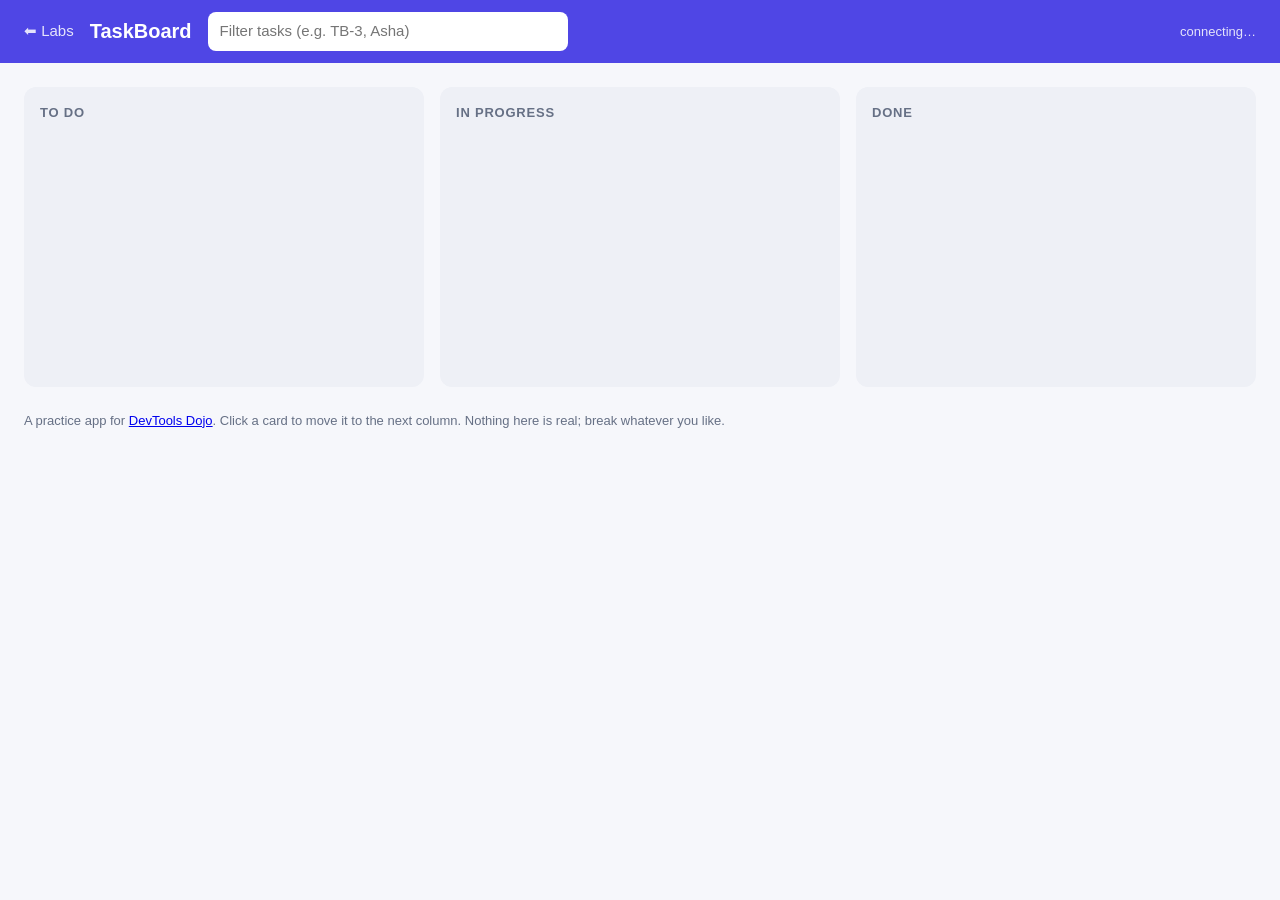
<file: labs/taskboard/index.html>
<!DOCTYPE html>
<html lang="en" data-theme="light" data-color-mode="light">
<head>
  <meta charset="utf-8"><link rel="icon" href="data:,">
  <meta name="viewport" content="width=device-width, initial-scale=1">
  <title>TaskBoard · DevTools Dojo playground</title>
  <script>performance.mark('app:render-start');</script>
  <link rel="stylesheet" href="app.css">
</head>
<body id="app" class="tb-theme">
  <header class="tb-header">
    <a class="tb-logo" href="../">⬅ Labs</a>
    <h1>TaskBoard</h1>
    <input id="search" type="search" placeholder="Filter tasks (e.g. TB-3, Asha)" aria-label="Filter tasks">
    <span id="sync" class="tb-sync" title="Last heartbeat">connecting…</span>
  </header>

  <main id="board" class="tb-board">
    <section class="tb-col" data-status="todo"><h2>To do</h2><div class="tb-list"></div></section>
    <section class="tb-col" data-status="doing"><h2>In progress</h2><div class="tb-list"></div></section>
    <section class="tb-col" data-status="done"><h2>Done</h2><div class="tb-list"></div></section>
  </main>

  <footer class="tb-footer">
    A practice app for <a href="https://sachinG549.github.io/devtools-dojo/">DevTools Dojo</a>.
    Click a card to move it to the next column. Nothing here is real; break whatever you like.
  </footer>

  <script type="module" src="app.js"></script>
</body>
</html>
</file>
<file: labs/lab.css>
/* DevTools Dojo · visual system
   Dark "dojo at night" shell, per-tab accent colours, the bug page shown inside a browser frame. */

:root {
  --bg: #070b18;
  --panel: #0f1629;
  --panel-2: #141d36;
  --line: rgba(148, 163, 255, .14);
  --line-strong: rgba(148, 163, 255, .28);
  --ink: #e6e9f5;
  --muted: #9aa3c0;
  --accent: #818cf8;
  --accent-2: #22d3ee;
  --ok: #34d399;
  --bad: #f87171;
  --tab: var(--accent);
  --radius: 16px;
  --shadow: 0 20px 50px -20px rgba(0, 0, 0, .7);
  color-scheme: dark;
}

* { box-sizing: border-box; }

html { background: var(--bg); }
body {
  margin: 0;
  min-height: 100vh;
  font: 16px/1.65 Inter, ui-sans-serif, -apple-system, "Segoe UI", Roboto, sans-serif;
  color: var(--ink);
  background:
    radial-gradient(900px 500px at 10% -10%, rgba(99, 102, 241, .28), transparent 60%),
    radial-gradient(700px 450px at 110% 10%, rgba(34, 211, 238, .16), transparent 60%),
    radial-gradient(800px 600px at 50% 120%, color-mix(in srgb, var(--tab) 18%, transparent), transparent 60%),
    linear-gradient(rgba(148, 163, 255, .045) 1px, transparent 1px) 0 0 / 32px 32px,
    linear-gradient(90deg, rgba(148, 163, 255, .045) 1px, transparent 1px) 0 0 / 32px 32px,
    var(--bg);
  -webkit-font-smoothing: antialiased;
}

a { color: var(--accent); }
::selection { background: color-mix(in srgb, var(--tab) 45%, transparent); }

.wrap { max-width: 1120px; margin: 0 auto; padding: 28px 24px 80px; }

/* ---------- Top bar ---------- */
.crumbs {
  display: flex; align-items: center; gap: 14px; flex-wrap: wrap;
  margin: 0 0 18px; font-size: 14px;
}
.crumbs a {
  color: var(--ink); text-decoration: none; padding: 6px 12px; border-radius: 999px;
  border: 1px solid var(--line); background: rgba(15, 22, 41, .6); backdrop-filter: blur(8px);
  transition: border-color .15s, background .15s;
}
.crumbs a:hover { border-color: var(--line-strong); background: var(--panel-2); }

/* ---------- Headings and tags ---------- */
h1 {
  margin: 10px 0 14px; font-size: clamp(28px, 4vw, 40px); line-height: 1.12; letter-spacing: -.02em; font-weight: 800;
  background: linear-gradient(90deg, #fff, color-mix(in srgb, var(--tab) 70%, #fff));
  -webkit-background-clip: text; background-clip: text; color: transparent;
}
h2 { letter-spacing: -.01em; }
.tag {
  display: inline-flex; align-items: center; gap: 6px; padding: 4px 12px; border-radius: 999px;
  font-size: 13px; font-weight: 700; letter-spacing: .02em;
  color: var(--tab); background: color-mix(in srgb, var(--tab) 14%, transparent);
  border: 1px solid color-mix(in srgb, var(--tab) 40%, transparent);
}
.tag { justify-self: start; width: max-content; }
.tag::before { content: attr(data-icon); }

code {
  font: 600 .86em "SF Mono", ui-monospace, Menlo, Consolas, monospace;
  background: rgba(148, 163, 255, .12); color: #c7d2fe; padding: 2px 6px; border-radius: 6px;
  border: 1px solid var(--line);
}

/* ---------- Cards ---------- */
.mission, .dojo-check, details, .card {
  background: linear-gradient(180deg, rgba(20, 29, 54, .85), rgba(15, 22, 41, .85));
  border: 1px solid var(--line); border-radius: var(--radius); padding: 18px 22px; margin: 14px 0;
  box-shadow: var(--shadow); backdrop-filter: blur(6px);
}
.mission { position: relative; overflow: hidden; border-color: color-mix(in srgb, var(--tab) 35%, var(--line)); }
.mission::before {
  content: ""; position: absolute; inset: 0 auto 0 0; width: 4px;
  background: linear-gradient(var(--tab), color-mix(in srgb, var(--tab) 30%, transparent));
}
.mission b:first-child {
  display: block; font-size: 12px; letter-spacing: .14em; text-transform: uppercase; color: var(--tab); margin-bottom: 4px;
}

/* ---------- The page under test: a light "website" in a browser frame ---------- */
.stage {
  position: relative; min-height: 220px; margin: 14px 0; padding: 58px 24px 24px;
  background: #fff; color: #1f2633; border-radius: 14px; overflow: hidden; color-scheme: light;
  border: 1px solid rgba(255, 255, 255, .15);
  box-shadow: 0 30px 70px -25px rgba(0, 0, 0, .85), 0 0 0 6px rgba(148, 163, 255, .06);
}
.stage::before {
  content: attr(data-url); position: absolute; left: 0; right: 0; top: 0; height: 40px;
  display: flex; align-items: center; padding: 0 14px 0 82px;
  font: 12px ui-monospace, Menlo, monospace; color: #667085;
  background:
    radial-gradient(circle at 18px 20px, #ff5f57 5px, transparent 6px),
    radial-gradient(circle at 36px 20px, #febc2e 5px, transparent 6px),
    radial-gradient(circle at 54px 20px, #28c840 5px, transparent 6px),
    #eef0f5;
  border-bottom: 1px solid #e2e5ec;
}
.stage::after {
  content: "🐞 broken page"; position: absolute; top: 9px; right: 12px; font: 600 11px -apple-system, sans-serif;
  color: #b42318; background: #fee4e2; padding: 3px 8px; border-radius: 999px;
}
.stage code { background: #eef1f6; color: #b4235a; border-color: #e4e7ec; }
.stage a { color: #4f46e5; }
.result { margin-top: 12px; color: #667085; }
.stage input:not([type=checkbox]) { background: #fff; color: #1f2633; border: 1px solid #d0d5dd; border-radius: 8px; }

button.primary, a.primary.btn {
  font: 700 15px/1.1 inherit; font-family: inherit; font-size: 15px; padding: 12px 18px; border: 0; border-radius: 10px; cursor: pointer;
  color: #fff; background: linear-gradient(135deg, #6366f1, #4f46e5); text-decoration: none; display: inline-block;
  box-shadow: 0 8px 20px -8px rgba(79, 70, 229, .8); transition: transform .12s, box-shadow .12s, filter .12s;
}
button.primary:hover, a.primary.btn:hover { transform: translateY(-1px); filter: brightness(1.08); box-shadow: 0 12px 24px -10px rgba(79, 70, 229, .9); }
button.primary:active { transform: translateY(0); }
button.primary:focus-visible, a.btn:focus-visible, input:focus-visible, summary:focus-visible { outline: 3px solid var(--accent-2); outline-offset: 2px; }
.stage button.primary + button.primary { margin-left: 6px; }

.btn { display: inline-block; padding: 11px 16px; border-radius: 10px; text-decoration: none; font-weight: 700; font-size: 15px; }
.btn.ghost { border: 1px solid var(--line-strong); color: var(--ink); background: rgba(255, 255, 255, .03); }
.btn.ghost:hover { background: rgba(255, 255, 255, .07); }

/* ---------- Mission engine pieces ---------- */
.dojo-strip { font-size: 14px; color: var(--muted); margin: 0 0 6px; display: flex; align-items: center; gap: 8px; flex-wrap: wrap; }
.dojo-strip b { color: var(--ink); }
.dojo-dots { display: inline-flex; gap: 6px; margin-left: 4px; }
.dojo-dots a {
  width: 26px; height: 8px; border-radius: 99px; background: rgba(148, 163, 255, .18); display: inline-block; transition: transform .15s;
}
.dojo-dots a:hover { transform: scaleY(1.5); }
.dojo-dots a.done { background: linear-gradient(90deg, #10b981, var(--ok)); box-shadow: 0 0 10px rgba(52, 211, 153, .5); }
.dojo-dots a.here { background: var(--tab); box-shadow: 0 0 12px var(--tab); }

.dojo-check > b { font-size: 12px; letter-spacing: .14em; text-transform: uppercase; color: var(--muted); }
.dojo-check label { display: block; margin-top: 12px; font-weight: 600; }
.dojo-check input {
  display: block; width: 100%; margin-top: 6px; padding: 12px 14px;
  font: 15px "SF Mono", ui-monospace, Menlo, monospace; color: var(--ink);
  background: #0a1022; border: 1px solid var(--line-strong); border-radius: 10px; transition: border-color .15s, box-shadow .15s;
}
.dojo-check input:focus { border-color: var(--tab); box-shadow: 0 0 0 4px color-mix(in srgb, var(--tab) 22%, transparent); outline: none; }
.dojo-check input.bad { border-color: var(--bad); animation: dojo-shake .35s; }
.dojo-check.ok { border-color: rgba(52, 211, 153, .6); box-shadow: 0 0 0 1px rgba(52, 211, 153, .3), 0 0 40px -10px rgba(52, 211, 153, .45); }
.dojo-check.ok input { border-color: rgba(52, 211, 153, .6); }
.dojo-row { display: flex; gap: 12px; align-items: center; flex-wrap: wrap; margin-top: 14px; }
.dojo-msg { color: var(--muted); font-size: 14px; }
.dojo-check.ok .dojo-msg { color: var(--ok); font-weight: 700; }

.dojo-solved {
  position: relative; overflow: hidden; margin: 14px 0; padding: 22px 24px; border-radius: var(--radius);
  background: radial-gradient(600px 200px at 0 0, rgba(52, 211, 153, .25), transparent 70%), linear-gradient(135deg, #0d2a24, #12203f);
  border: 1px solid rgba(52, 211, 153, .5); box-shadow: 0 25px 60px -25px rgba(16, 185, 129, .6);
  animation: dojo-pop .45s cubic-bezier(.2, 1.4, .4, 1);
}
.dojo-solved h2 { margin: 0 0 4px; color: #6ee7b7; font-size: 24px; }
.dojo-solved p { margin: 6px 0; }

details { padding: 0; }
summary {
  list-style: none; cursor: pointer; padding: 14px 20px; font-weight: 700; display: flex; align-items: center; gap: 10px;
}
summary::-webkit-details-marker { display: none; }
summary::before { content: "💡"; }
details:last-of-type summary::before { content: "🗝️"; }
summary::after { content: "＋"; margin-left: auto; color: var(--muted); font-weight: 400; }
details[open] summary::after { content: "－"; }
details[open] summary { border-bottom: 1px solid var(--line); }
details > :not(summary) { padding: 0 20px; }
details[open] { padding-bottom: 14px; }
details[open] > :not(summary):first-of-type, details[open] > summary + * { margin-top: 12px; }
details.locked { opacity: .55; box-shadow: none; }
details.locked summary { cursor: not-allowed; color: var(--muted); }
details.locked summary::after { content: "🔒 " attr(data-lock); font-size: 13px; }
details.locked > :not(summary) { display: none; }

.dojo-mobile {
  display: none; margin: 12px 0; padding: 14px 18px; border-radius: 14px; font-size: 15px;
  color: #fde68a; background: rgba(245, 158, 11, .1); border: 1px solid rgba(245, 158, 11, .4);
}
@media (max-width: 820px), (pointer: coarse) { .dojo-mobile { display: block; } }

/* ---------- Mission page layout: brief left, broken page right ---------- */
@media (min-width: 980px) {
  body.dojo-mission .wrap {
    display: grid; grid-template-columns: minmax(0, 1fr) minmax(0, 1.1fr); column-gap: 32px; align-items: start;
  }
  body.dojo-mission .wrap > * { grid-column: 1; }
  body.dojo-mission .wrap > .crumbs, body.dojo-mission .wrap > .dojo-strip { grid-column: 1 / -1; }
  body.dojo-mission .wrap > .dojo-side { grid-column: 2; grid-row: 3 / span 40; position: sticky; top: 24px; }
}

/* ---------- Side column: broken page + toolkit ---------- */
.dojo-side .stage { margin-top: 10px; }
.dojo-kit { font-size: 14px; color: var(--muted); }
.dojo-kit h3 { margin: 0 0 8px; font-size: 13px; letter-spacing: .14em; text-transform: uppercase; color: var(--tab); }
.dojo-kit p { margin: 6px 0; }
kbd {
  display: inline-block; min-width: 26px; padding: 3px 8px; margin: 0 1px; text-align: center;
  font: 600 13px ui-sans-serif, -apple-system, sans-serif; color: var(--ink);
  background: linear-gradient(#1d2747, #141c35); border: 1px solid var(--line-strong); border-bottom-width: 3px; border-radius: 7px;
}
.dojo-kit a { color: var(--ink); font-weight: 600; }

/* ---------- Motion ---------- */
@keyframes dojo-pop { from { transform: scale(.94); opacity: 0; } to { transform: scale(1); opacity: 1; } }
@keyframes dojo-shake { 0%, 100% { transform: translateX(0); } 25% { transform: translateX(-6px); } 75% { transform: translateX(6px); } }
@keyframes dojo-rise { from { transform: translateY(12px); opacity: 0; } to { transform: none; opacity: 1; } }
.wrap > * { animation: dojo-rise .5s both; }
.wrap > *:nth-child(2) { animation-delay: .04s; } .wrap > *:nth-child(3) { animation-delay: .08s; }
.wrap > *:nth-child(4) { animation-delay: .12s; } .wrap > *:nth-child(5) { animation-delay: .16s; }
.wrap > *:nth-child(n+6) { animation-delay: .2s; }
@media (prefers-reduced-motion: reduce) { *, *::before, *::after { animation: none !important; transition: none !important; } }
</file>
<file: labs/taskboard/app.css>
:root {
  --tb-surface: #f6f7fb;
  --tb-card: #ffffff;
  --tb-text: #1f2633;
  --tb-muted: #667085;
  --tb-accent: #4f46e5;
  --tb-border: #e4e7ec;
}

* { box-sizing: border-box; }

body#app {
  margin: 0;
  overflow-x: hidden;
  overflow-y: auto;
  font: 15px/1.5 -apple-system, "Segoe UI", Roboto, sans-serif;
  background-color: var(--tb-surface, #fff);
  color: var(--tb-text, #1f2633);
}

/* Less specific rule: its background-color is overridden (shows as strikethrough in Styles) */
body { background-color: white; -ms-overflow-style: -ms-autohiding-scrollbar; }

.tb-header {
  display: flex;
  align-items: center;
  gap: 16px;
  padding: 12px 24px;
  background: var(--tb-accent);
  color: #fff;
}
.tb-header h1 { font-size: 20px; margin: 0; }
.tb-logo { color: #fff; text-decoration: none; opacity: .85; }
.tb-header input {
  flex: 1;
  max-width: 360px;
  padding: 8px 12px;
  border: 0;
  border-radius: 8px;
  font: inherit;
}
.tb-sync { margin-left: auto; font-size: 13px; opacity: .85; }

.tb-board {
  display: grid;
  grid-template-columns: repeat(3, minmax(220px, 1fr));
  gap: 16px;
  padding: 24px;
}
.tb-col {
  background: #eef0f6;
  border-radius: 12px;
  padding: 12px;
  min-height: 300px;
}
.tb-col h2 { font-size: 13px; text-transform: uppercase; letter-spacing: .06em; color: var(--tb-muted); margin: 4px 4px 12px; }
.tb-list { display: flex; flex-direction: column; gap: 10px; }

.tb-card {
  display: flex;
  gap: 10px;
  padding: 12px;
  background: var(--tb-card);
  border: 1px solid var(--tb-border);
  border-radius: 10px;
  cursor: pointer;
  transition: transform .12s, box-shadow .12s;
}
.tb-card:hover { transform: translateY(-2px); box-shadow: 0 6px 16px rgba(16, 24, 40, .08); }
.tb-card:focus-visible { outline: 3px solid var(--tb-accent); outline-offset: 2px; }
.tb-avatar { border-radius: 50%; flex: none; background: #ddd; }
.tb-key { font-size: 12px; font-weight: 700; color: var(--tb-accent); }
.tb-title { margin: 2px 0 4px; font-weight: 600; }
.tb-meta { font-size: 12px; color: var(--tb-muted); }

.tb-footer { padding: 0 24px 24px; color: var(--tb-muted); font-size: 13px; }
.tb-error { grid-column: 1 / -1; color: #b42318; }

@media (max-width: 720px) {
  .tb-board { grid-template-columns: 1fr; }
  .tb-header { flex-wrap: wrap; }
}
</file>
